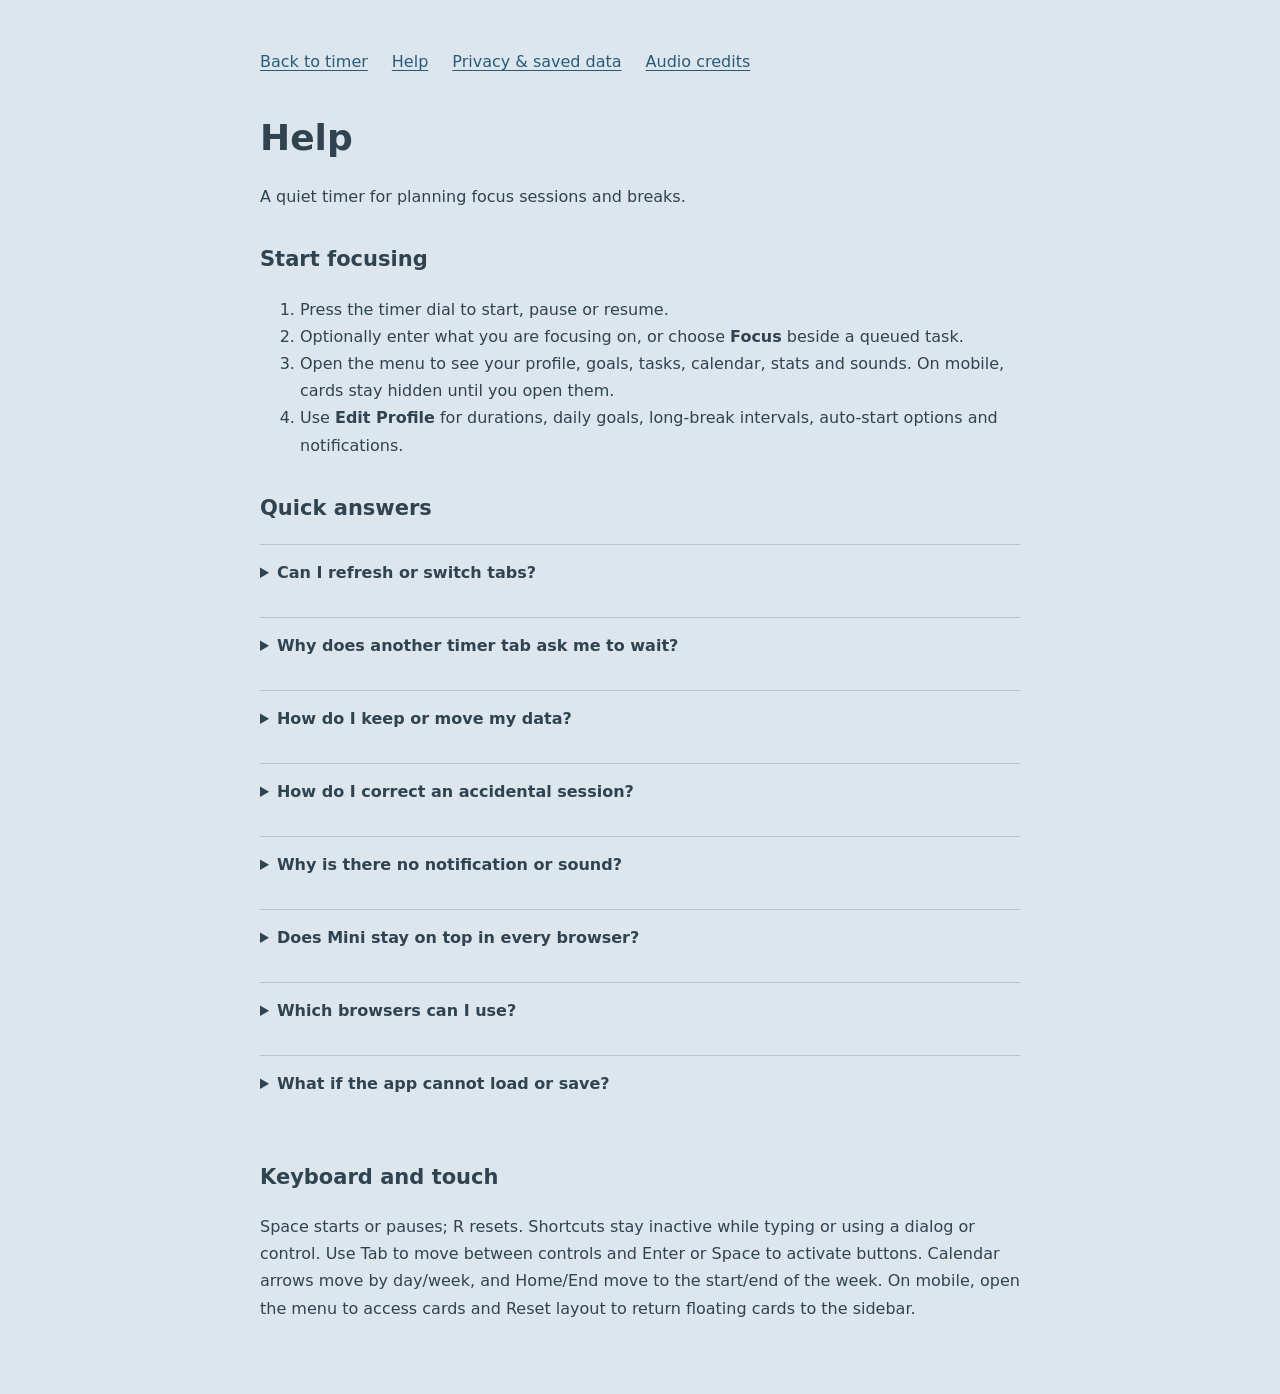
<file: help.html>
<!doctype html>
<html lang="en"><head><meta charset="utf-8"><meta name="viewport" content="width=device-width,initial-scale=1"><meta name="referrer" content="strict-origin-when-cross-origin"><title>Help — Pomodoro Timer</title><link rel="icon" href="favicon.svg" type="image/svg+xml"><link rel="stylesheet" href="site-info.css"></head><body><main><nav aria-label="Site navigation"><a href="./">Back to timer</a><a href="help.html">Help</a><a href="privacy.html">Privacy &amp; saved data</a><a href="audio/credits.html">Audio credits</a></nav><h1>Help</h1>
<p>A quiet timer for planning focus sessions and breaks.</p>
<h2>Start focusing</h2><ol><li>Press the timer dial to start, pause or resume.</li><li>Optionally enter what you are focusing on, or choose <strong>Focus</strong> beside a queued task.</li><li>Open the menu to see your profile, goals, tasks, calendar, stats and sounds. On mobile, cards stay hidden until you open them.</li><li>Use <strong>Edit Profile</strong> for durations, daily goals, long-break intervals, auto-start options and notifications.</li></ol>
<h2>Quick answers</h2>
<details><summary>Can I refresh or switch tabs?</summary><p>A saved running timer catches up to its deadline after refresh or switching tabs. Paused time stays paused. Keep the main tab open for audio and timely alerts. Device sleep and browser suspension may delay callbacks. A late recovery credits the original focus session once and leaves the next phase idle.</p></details>
<details><summary>Why does another timer tab ask me to wait?</summary><p>One tab at a time can change this site’s saved data. Close the other main timer tab to continue here. Mini is a view of the active timer, so it does not need another main tab.</p></details>
<details><summary>How do I keep or move my data?</summary><p>Use <strong>Edit Profile → Backup → Export backup</strong>. On the destination browser or website address, choose the backup, review the preview, then restore. Restore replaces the destination data and resets the timer; Undo restore is available. See <a href="privacy.html">Privacy &amp; saved data</a>.</p></details>
<details><summary>How do I correct an accidental session?</summary><p>Open <strong>Calendar → Edit history</strong>. Choose a date or All sessions, then Edit or Delete. Undo last change restores recent edits/deletions, including after refresh. Stats and goals follow completed history; manually completing a task does not add a focus session.</p></details>
<details><summary>Why is there no notification or sound?</summary><p>Opt in to desktop notifications in Edit Profile, then check browser and system notification settings. Banners and sounds also depend on system Focus/Do Not Disturb settings. Audio needs a user action and can be muted. The app cannot promise alerts while the page is closed or the device sleeps.</p></details>
<details><summary>Does Mini stay on top in every browser?</summary><p>Where Document Picture-in-Picture is available, Mini uses it. Other browsers open an ordinary small window, which may be covered by other apps. If popup creation is blocked, keep using the main timer.</p></details>
<details><summary>Which browsers can I use?</summary><p>Use an up-to-date browser with JavaScript, local storage, native dialogs and Web Locks over HTTPS or localhost. Unsupported tab protection shows an explanation instead of risking simultaneous writers. Mini, desktop notifications and audio support vary by browser and device. This app has no offline service worker.</p></details>
<details><summary>What if the app cannot load or save?</summary><p>Retry the page and check your connection. If storage is full, export a backup before freeing space. Damaged saved data pauses startup and offers a recovery download; keep that file for manual repair. Avoid clearing site data before saving a copy.</p></details>
<h2>Keyboard and touch</h2><p>Space starts or pauses; R resets. Shortcuts stay inactive while typing or using a dialog or control. Use Tab to move between controls and Enter or Space to activate buttons. Calendar arrows move by day/week, and Home/End move to the start/end of the week. On mobile, open the menu to access cards and Reset layout to return floating cards to the sidebar.</p></main></body></html>
</file>
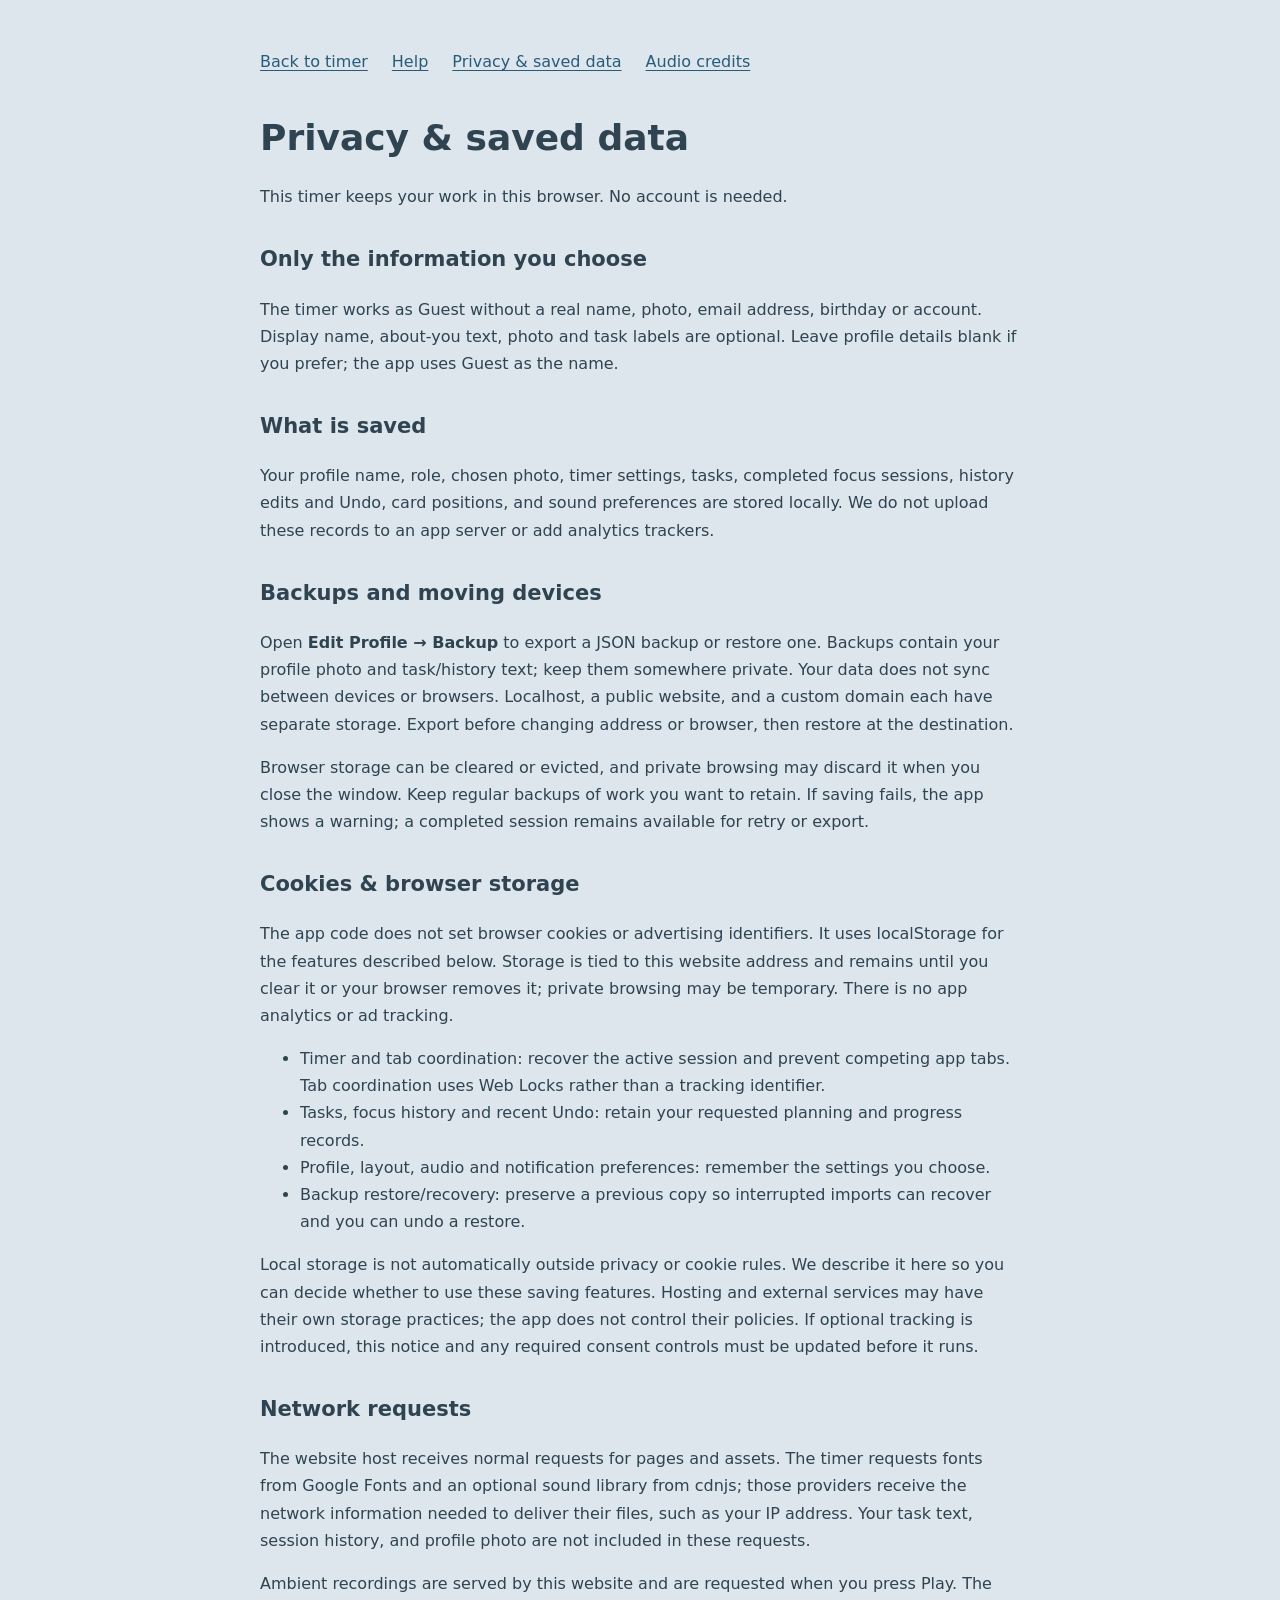
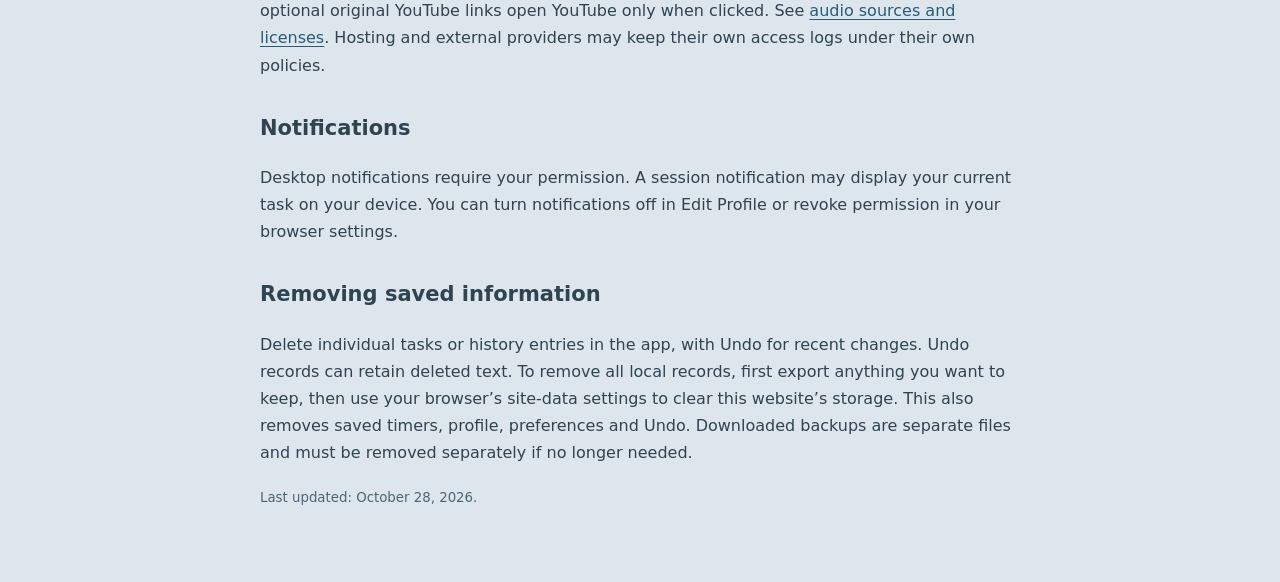
<file: privacy.html>
<!doctype html>
<html lang="en"><head><meta charset="utf-8"><meta name="viewport" content="width=device-width,initial-scale=1"><meta name="referrer" content="strict-origin-when-cross-origin"><title>Privacy &amp; saved data — Pomodoro Timer</title><link rel="icon" href="favicon.svg" type="image/svg+xml"><link rel="stylesheet" href="site-info.css"></head><body><main><nav aria-label="Site navigation"><a href="./">Back to timer</a><a href="help.html">Help</a><a href="privacy.html">Privacy &amp; saved data</a><a href="audio/credits.html">Audio credits</a></nav><h1>Privacy &amp; saved data</h1>
<p>This timer keeps your work in this browser. No account is needed.</p>
<h2>Only the information you choose</h2><p>The timer works as Guest without a real name, photo, email address, birthday or account. Display name, about-you text, photo and task labels are optional. Leave profile details blank if you prefer; the app uses Guest as the name.</p>
<h2>What is saved</h2><p>Your profile name, role, chosen photo, timer settings, tasks, completed focus sessions, history edits and Undo, card positions, and sound preferences are stored locally. We do not upload these records to an app server or add analytics trackers.</p>
<h2>Backups and moving devices</h2><p>Open <strong>Edit Profile → Backup</strong> to export a JSON backup or restore one. Backups contain your profile photo and task/history text; keep them somewhere private. Your data does not sync between devices or browsers. Localhost, a public website, and a custom domain each have separate storage. Export before changing address or browser, then restore at the destination.</p>
<p>Browser storage can be cleared or evicted, and private browsing may discard it when you close the window. Keep regular backups of work you want to retain. If saving fails, the app shows a warning; a completed session remains available for retry or export.</p>
<h2 id="cookies">Cookies &amp; browser storage</h2><p>The app code does not set browser cookies or advertising identifiers. It uses localStorage for the features described below. Storage is tied to this website address and remains until you clear it or your browser removes it; private browsing may be temporary. There is no app analytics or ad tracking.</p>
<ul><li>Timer and tab coordination: recover the active session and prevent competing app tabs. Tab coordination uses Web Locks rather than a tracking identifier.</li><li>Tasks, focus history and recent Undo: retain your requested planning and progress records.</li><li>Profile, layout, audio and notification preferences: remember the settings you choose.</li><li>Backup restore/recovery: preserve a previous copy so interrupted imports can recover and you can undo a restore.</li></ul>
<p>Local storage is not automatically outside privacy or cookie rules. We describe it here so you can decide whether to use these saving features. Hosting and external services may have their own storage practices; the app does not control their policies. If optional tracking is introduced, this notice and any required consent controls must be updated before it runs.</p>
<h2>Network requests</h2><p>The website host receives normal requests for pages and assets. The timer requests fonts from Google Fonts and an optional sound library from cdnjs; those providers receive the network information needed to deliver their files, such as your IP address. Your task text, session history, and profile photo are not included in these requests.</p>
<p>Ambient recordings are served by this website and are requested when you press Play. The optional original YouTube links open YouTube only when clicked. See <a href="audio/credits.html">audio sources and licenses</a>. Hosting and external providers may keep their own access logs under their own policies.</p>
<h2>Notifications</h2><p>Desktop notifications require your permission. A session notification may display your current task on your device. You can turn notifications off in Edit Profile or revoke permission in your browser settings.</p>
<h2>Removing saved information</h2><p>Delete individual tasks or history entries in the app, with Undo for recent changes. Undo records can retain deleted text. To remove all local records, first export anything you want to keep, then use your browser’s site-data settings to clear this website’s storage. This also removes saved timers, profile, preferences and Undo. Downloaded backups are separate files and must be removed separately if no longer needed.</p>
<p><small>Last updated: October 28, 2026.</small></p></main></body></html>
</file>
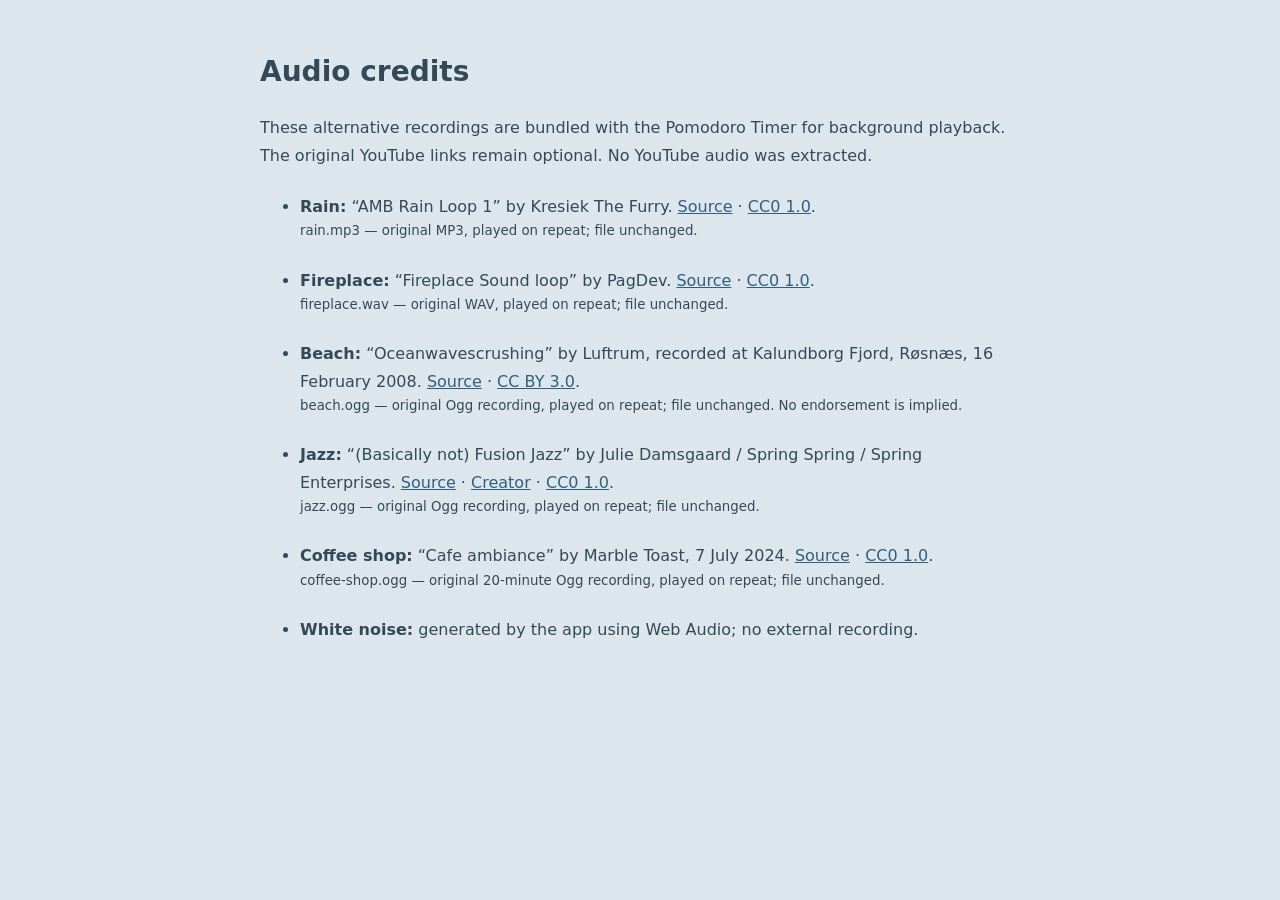
<file: audio/credits.html>
<!doctype html>
<html lang="en">
<head>
<meta charset="utf-8"><meta name="viewport" content="width=device-width,initial-scale=1">
<title>Pomodoro audio credits</title>
<style>body{max-width:760px;margin:48px auto;padding:0 24px;background:#dde6ec;color:#334958;font:16px/1.7 system-ui,sans-serif}a{color:#315e7d}li{margin:24px 0}small{display:block}h1{font-size:28px}</style>
</head>
<body>
<h1>Audio credits</h1>
<p>These alternative recordings are bundled with the Pomodoro Timer for background playback. The original YouTube links remain optional. No YouTube audio was extracted.</p>
<ul>
<li><strong>Rain:</strong> “AMB Rain Loop 1” by Kresiek The Furry.
<a href="https://opengameart.org/content/amb-rain-loop-1">Source</a> · <a href="https://creativecommons.org/publicdomain/zero/1.0/">CC0 1.0</a>.
<small>rain.mp3 — original MP3, played on repeat; file unchanged.</small></li>
<li><strong>Fireplace:</strong> “Fireplace Sound loop” by PagDev.
<a href="https://opengameart.org/content/fireplace-sound-loop">Source</a> · <a href="https://creativecommons.org/publicdomain/zero/1.0/">CC0 1.0</a>.
<small>fireplace.wav — original WAV, played on repeat; file unchanged.</small></li>
<li><strong>Beach:</strong> “Oceanwavescrushing” by Luftrum, recorded at Kalundborg Fjord, Røsnæs, 16 February 2008.
<a href="https://commons.wikimedia.org/wiki/File:Oceanwavescrushing.ogg">Source</a> · <a href="https://creativecommons.org/licenses/by/3.0/">CC BY 3.0</a>.
<small>beach.ogg — original Ogg recording, played on repeat; file unchanged. No endorsement is implied.</small></li>
<li><strong>Jazz:</strong> “(Basically not) Fusion Jazz” by Julie Damsgaard / Spring Spring / Spring Enterprises.
<a href="https://opengameart.org/content/basically-not-fusion-jazz">Source</a> · <a href="https://spring-enterprises.neocities.org">Creator</a> · <a href="https://creativecommons.org/publicdomain/zero/1.0/">CC0 1.0</a>.
<small>jazz.ogg — original Ogg recording, played on repeat; file unchanged.</small></li>
<li><strong>Coffee shop:</strong> “Cafe ambiance” by Marble Toast, 7 July 2024.
<a href="https://commons.wikimedia.org/wiki/File:Cafe_ambiance.ogg">Source</a> · <a href="https://creativecommons.org/publicdomain/zero/1.0/">CC0 1.0</a>.
<small>coffee-shop.ogg — original 20-minute Ogg recording, played on repeat; file unchanged.</small></li>
<li><strong>White noise:</strong> generated by the app using Web Audio; no external recording.</li>
</ul>
</body></html>
</file>
<file: site-info.css>
*{box-sizing:border-box}body{margin:0;background:#dde6ec;color:#2f4351;font:16px/1.7 system-ui,sans-serif}main{width:min(100% - 40px,760px);margin:40px auto 72px}nav{display:flex;flex-wrap:wrap;gap:12px 24px;margin-bottom:32px}a{color:#285b7b;text-underline-offset:3px}a:focus-visible,summary:focus-visible{outline:3px solid #2d627f;outline-offset:4px}nav a{display:inline-flex;align-items:center;min-height:44px}h1{font-size:clamp(26px,6vw,36px);line-height:1.2}h2{font-size:21px;margin-top:32px}p,li{overflow-wrap:anywhere}small{color:#4b6575}details{border-top:1px solid #b5c6d2;padding:14px 0}summary{font-weight:600;cursor:pointer;min-height:44px}code{font-size:.95em} @media(prefers-reduced-motion:reduce){*{scroll-behavior:auto!important}}
</file>
